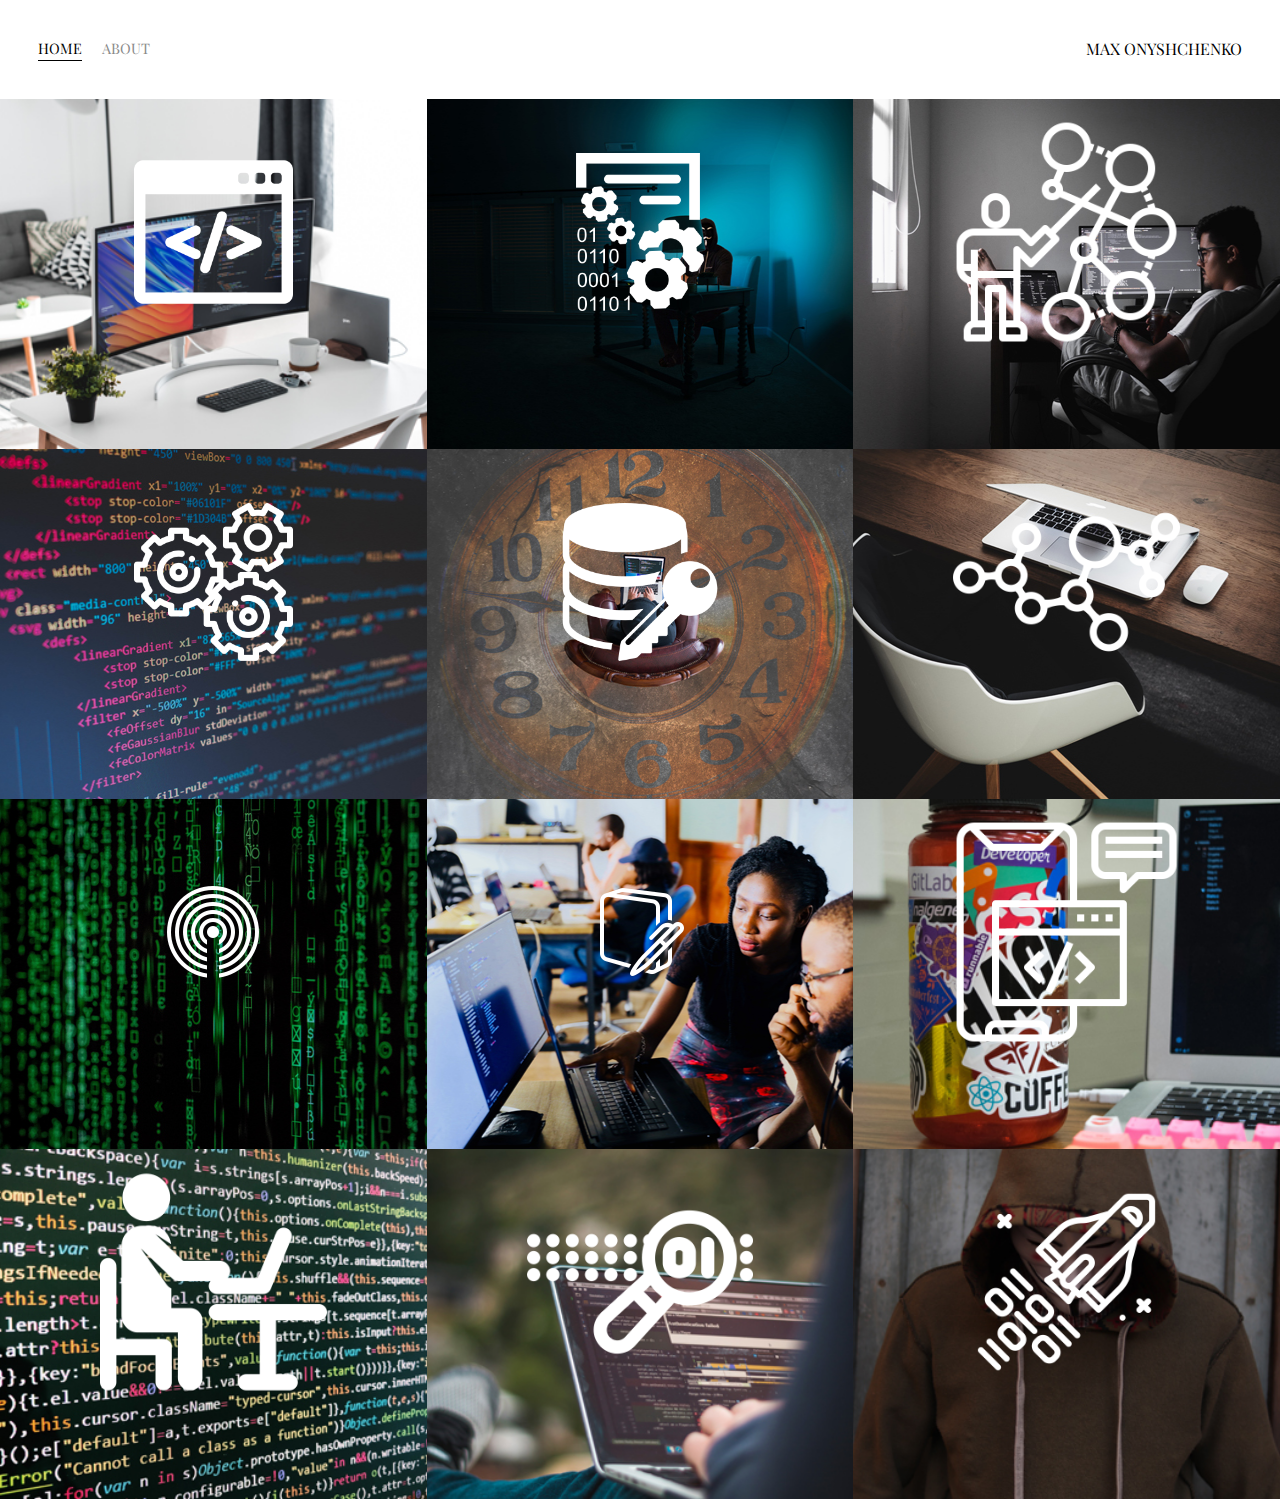
<file: index.html>
<!DOCTYPE html>
<html lang="en">
<head>
    <meta charset="UTF-8">
    <meta name="viewport" content="width=device-width, initial-scale=1.0">
    <meta http-equiv="X-UA-Compatible" content="ie=edge">
    <title>Home</title>
    <link href="https://fonts.googleapis.com/css?family=Playfair+Display&display=swap" rel="stylesheet">
    <link rel="stylesheet" href="style.css">
</head>
<body>
    
    <div class="container">
        <!-- NAVBAR -->
        <div class="nav-wrapper">
            <div class="left-side">
                <div class="nav-link-wrapper active-nav-link">
                    <a href="index.html">Home</a>
                </div>
                <div class="nav-link-wrapper">
                    <a href="about.html">About</a>
                </div>
                
            </div>
            
            <div class="right-side">
                <div class="brand">
                    <div>MAX ONYSHCHENKO</div>
                </div>
            </div>
        </div>

        <div class="content-wrapper">
            <div class="portfolio-items-wrapper">
                <div class="portfolio-item-wrapper">
                    <div class="portfolio-img-background" style="background-image: url(images/alexandru-acea--WBYxmW4yuw-unsplash.jpg);">
                    </div>

                    <div class="img-text-wrapper">
                        <div class="logo-wrapper">
                            <img src="images/logos/code.png" alt="code logo">
                        </div>
                        
                        <div class="subtitle">
                            Lorem ipsum dolor sit amet consectetur adipisicing elit. Vero, sapiente!
                        </div>
                    </div>
                </div>

                <div class="portfolio-item-wrapper">
                    <div class="portfolio-img-background" style="background-image: url(images/clint-patterson-dYEuFB8KQJk-unsplash.jpg);">
                    </div>
                    <div class="img-text-wrapper">
                        <div class="logo-wrapper">
                            <img src="images/logos/data.png" alt="data logo">
                        </div>
                
                        <div class="subtitle">
                            Lorem ipsum dolor sit amet consectetur adipisicing elit. Vero, sapiente!
                        </div>
                    </div>
                </div>

                <div class="portfolio-item-wrapper">
                    <div class="portfolio-img-background" style="background-image: url(images/fernando-hernandez-8Facxtxqojc-unsplash.jpg);">          
                    </div>
                    <div class="img-text-wrapper">
                        <div class="logo-wrapper">
                            <img class="bigger" src="images/logos/game-developer.png" alt="game-developer logo">
                        </div>
                
                        <div class="subtitle">
                            Lorem ipsum dolor sit amet consectetur adipisicing elit. Vero, sapiente!
                        </div>
                    </div>
                </div>

                <div class="portfolio-item-wrapper">
                    <div class="portfolio-img-background" style="background-image: url(images/florian-olivo-4hbJ-eymZ1o-unsplash.jpg);">
                
                    </div>
                    <div class="img-text-wrapper">
                        <div class="logo-wrapper">
                            <img src="images/logos/gear.png" alt="gear logo">
                        </div>
                
                        <div class="subtitle">
                            Lorem ipsum dolor sit amet consectetur adipisicing elit. Vero, sapiente!
                        </div>
                    </div>
                </div>

                <div class="portfolio-item-wrapper">
                    <div class="portfolio-img-background" style="background-image: url(images/kevin-ku-aiyBwbrWWlo-unsplash.jpg);">
                
                    </div>
                    <div class="img-text-wrapper">
                        <div class="logo-wrapper">
                            <img src="images/logos/icon (1).png" alt="logo">
                        </div>
                
                        <div class="subtitle">
                            Lorem ipsum dolor sit amet consectetur adipisicing elit. Vero, sapiente!
                        </div>
                    </div>
                </div>

                <div class="portfolio-item-wrapper">
                    <div class="portfolio-img-background" style="background-image: url(images/luca-bravo-9l_326FISzk-unsplash.jpg);">
                
                    </div>
                    <div class="img-text-wrapper">
                        <div class="logo-wrapper">
                            <img class="bigger" src="images/logos/icon.png" alt="logo">
                        </div>
                
                        <div class="subtitle">
                            Lorem ipsum dolor sit amet consectetur adipisicing elit. Vero, sapiente!
                        </div>
                    </div>
                </div>

                <div class="portfolio-item-wrapper">
                    <div class="portfolio-img-background" style="background-image: url(images/markus-spiske-iar-afB0QQw-unsplash.jpg);">
                
                    </div>
                    <div class="img-text-wrapper">
                        <div class="logo-wrapper">
                            <img id="special" class="bigger" src="images/logos/icons8-ibeacon-100.png" alt="logo">
                        </div>
                
                        <div class="subtitle">
                            Lorem ipsum dolor sit amet consectetur adipisicing elit. Vero, sapiente!
                        </div>
                    </div>
                </div>

                <div class="portfolio-item-wrapper">
                    <div class="portfolio-img-background" style="background-image: url(images/nesa-by-makers-IgUR1iX0mqM-unsplash.jpg);">
                
                    </div>
                    <div class="img-text-wrapper">
                        <div class="logo-wrapper">
                            <img id="special" class="bigger" src="images/logos/icons8-php-дизайнер-100.png" alt="logo">
                        </div>
                
                        <div class="subtitle">
                            Lorem ipsum dolor sit amet consectetur adipisicing elit. Vero, sapiente!
                        </div>
                    </div>
                </div>

                <div class="portfolio-item-wrapper">
                    <div class="portfolio-img-background" style="background-image: url(images/paul-esch-laurent-aA_vfQGPnnY-unsplash.jpg);">
                
                    </div>
                    <div class="img-text-wrapper">
                        <div class="logo-wrapper">
                            <img class="bigger" src="images/logos/phone.png" alt="phone logo">
                        </div>
                
                        <div class="subtitle">
                            Lorem ipsum dolor sit amet consectetur adipisicing elit. Vero, sapiente!
                        </div>
                    </div>
                </div>

                <div class="portfolio-item-wrapper">
                    <div class="portfolio-img-background" style="background-image: url(images/roozbeh-eslami-YlVjrBkfXt8-unsplash.jpg);">
                
                    </div>
                    <div class="img-text-wrapper">
                        <div class="logo-wrapper">
                            <img class="bigger" src="images/logos/programmer.png" alt="programmer logo">
                        </div>
                
                        <div class="subtitle">
                            Lorem ipsum dolor sit amet consectetur adipisicing elit. Vero, sapiente!
                        </div>
                    </div>
                </div>

                <div class="portfolio-item-wrapper">
                    <div class="portfolio-img-background" style="background-image: url(images/steve-halama-Yhc7YGZlz3g-unsplash.jpg);">
                
                    </div>
                    <div class="img-text-wrapper">
                        <div class="logo-wrapper">
                            <img class="bigger" src="images/logos/research.png" alt="research logo">
                        </div>
                
                        <div class="subtitle">
                            Lorem ipsum dolor sit amet consectetur adipisicing elit. Vero, sapiente!
                        </div>
                    </div>
                </div>

                <div class="portfolio-item-wrapper">
                    <div class="portfolio-img-background" style="background-image: url(images/vipul-uthaiah-xXc1iTV82EE-unsplash.jpg);">
                
                    </div>
                    <div class="img-text-wrapper">
                        <div class="logo-wrapper">
                            <img class="bigger" src="images/logos/rocket.png" alt="rocket logo">
                        </div>
                
                        <div class="subtitle">
                            Lorem ipsum dolor sit amet consectetur adipisicing elit. Vero, sapiente!
                        </div>
                    </div>
                </div>
            </div>
        </div>
    </div>

</body>
<script>
    const portfolioItems = document.querySelectorAll('.portfolio-item-wrapper')

    portfolioItems.forEach(portfolioItem => {
        portfolioItem.addEventListener('mouseover', () => {
            portfolioItem.childNodes[1].classList.add('img-darken');
        })

        portfolioItem.addEventListener('mouseout', () => {
            portfolioItem.childNodes[1].classList.remove('img-darken');
        })
    })
</script>
</html>
</file>
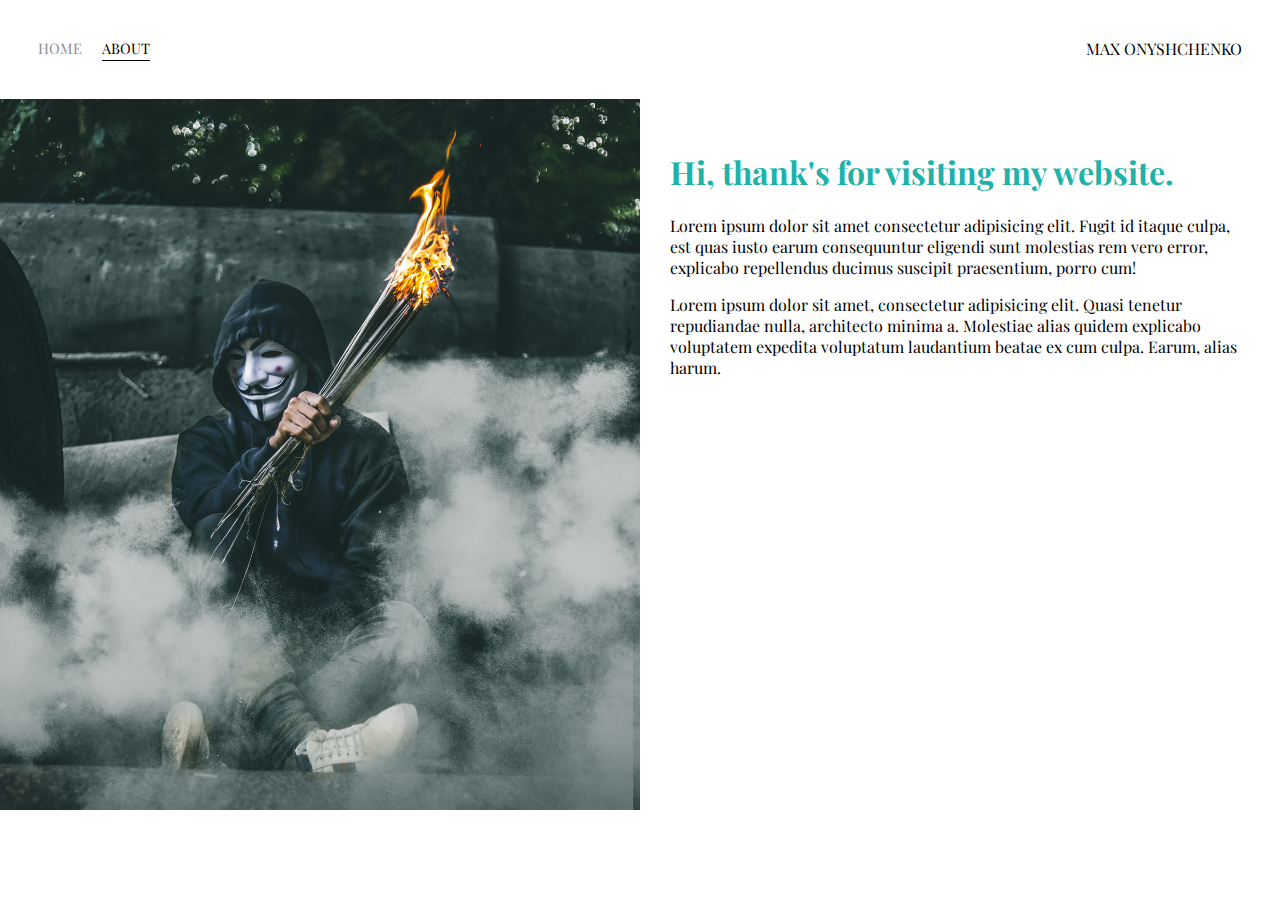
<file: about.html>
<!DOCTYPE html>
<html lang="en">
<head>
    <meta charset="UTF-8">
    <meta name="viewport" content="width=device-width, initial-scale=1.0">
    <meta http-equiv="X-UA-Compatible" content="ie=edge">
    <title>About Me</title>
    <link href="https://fonts.googleapis.com/css?family=Playfair+Display&display=swap" rel="stylesheet">
    <link rel="stylesheet" href="style.css">
</head>
<body>
    <div class="container">
        <!-- NAVBAR -->
        <div class="nav-wrapper">
            <div class="left-side">
                <div class="nav-link-wrapper">
                    <a href="index.html">Home</a>
                </div>
                <div class="nav-link-wrapper active-nav-link">
                    <a href="about.html">About</a>
                </div>      
            </div>  

            <div class="right-side">
                <div class="brand">
                    <div>MAX ONYSHCHENKO</div>
                </div>
            </div>
        </div>

        <div class="content-wrapper">
            <div class="two-column-wrapper">
                <div class="profile-image-wrapper">
                    <img src="images/ahmed-zayan-JR2oFDtAV0Q-unsplash1.jpg" alt="my image">
                </div>

                <div class="profile-content-wrapper">
                    <h1>Hi, thank's for visiting my website.</h1>

                    <p>Lorem ipsum dolor sit amet consectetur adipisicing elit. Fugit id itaque culpa, est quas iusto earum consequuntur eligendi sunt molestias rem vero error, explicabo repellendus ducimus suscipit praesentium, porro cum!</p>

                    <p>Lorem ipsum dolor sit amet, consectetur adipisicing elit. Quasi tenetur repudiandae nulla, architecto minima a. Molestiae alias quidem explicabo voluptatem expedita voluptatum laudantium beatae ex cum culpa. Earum, alias harum.</p>
                </div>
            </div>
        </div>
    </div>
    
</body>
</html>
</file>
<file: style.css>
/* MASTER STYLES */
body {
    margin: 0;
    font-family: 'Playfair Display', serif;
}

.container {
    display: grid;
    grid-template-columns: 1fr;
}

/* NAV STYLES */
.nav-wrapper {
    display: flex;
    justify-content: space-between;
    padding: 38px;
}

.left-side {
    display: flex;
}

.nav-wrapper > .left-side > div {
    margin-right: 20px;
    font-size: 0.9em;
    text-transform: uppercase;
}

.nav-link-wrapper {
    height: 22px;
    border-bottom: 1px solid transparent;
    transition: border-bottom 0.5s;
}

.nav-link-wrapper a {
    color: #8a8a8a;
    text-decoration: none;
    transition: color 0.5s;
}

.nav-link-wrapper:hover {
    border-bottom: 1px solid black;
}

.nav-link-wrapper a:hover {
    color: black;
}

.active-nav-link {
    border-bottom: 1px solid black;
}

.active-nav-link a {
    color: black !important;
}

/* PORTFOLIO STYLES */
.portfolio-img-background {
    height: 350px;
    width: 100%;
    background-size: cover;
    background-position: center;
    background-repeat: no-repeat;
}

.portfolio-items-wrapper {
    display: grid;
    grid-template-columns: 1fr 1fr 1fr;
}

.portfolio-item-wrapper {
    position: relative;
}

.img-text-wrapper {
    position: absolute;
    top: 0;
    display: flex;
    flex-direction: column;
    justify-content: center;
    align-items: center;
    height: 100%;
    text-align: center;
    padding: 0 100px;
}

.logo-wrapper img {
    width: 70%;
    margin-bottom: 20px;
    
}

/* need to be more specific with selector */
.img-text-wrapper .subtitle {
    color: transparent;
    font-weight: 600;
    font-size: 15px;
}

.img-text-wrapper:hover .subtitle {
    color: rgb(168, 214, 191);
    font-size: 15px;
    font-weight: 600;
    transition: 1s;
}

.logo-wrapper img.bigger {
    width: 100%;
}

.img-darken {
    transition: 1s;
    filter: brightness(10%);
}

/* About page */
.two-column-wrapper {
    display: grid;
    grid-template-columns: 1fr 1fr;
}
.profile-image-wrapper img {
    width: 100%;
}

.profile-content-wrapper {
    padding: 30px;
}

.profile-content-wrapper h1 {
    color: lightseagreen;
}

/* MEDIA QUERIES */
@media screen and (max-width: 600px) {
        .portfolio-items-wrapper {
    display: grid;
    grid-template-columns: 1fr;
    }
        .logo-wrapper img {
    width: 40%;
    margin-bottom: 20px;   
    }
        .logo-wrapper img.bigger {
    width: 55%;
    }
        .logo-wrapper img.bigger#special {
    width: 100%;
    }
        .two-column-wrapper {
    display: grid;
    grid-template-columns: 1fr;
    }
}
</file>
